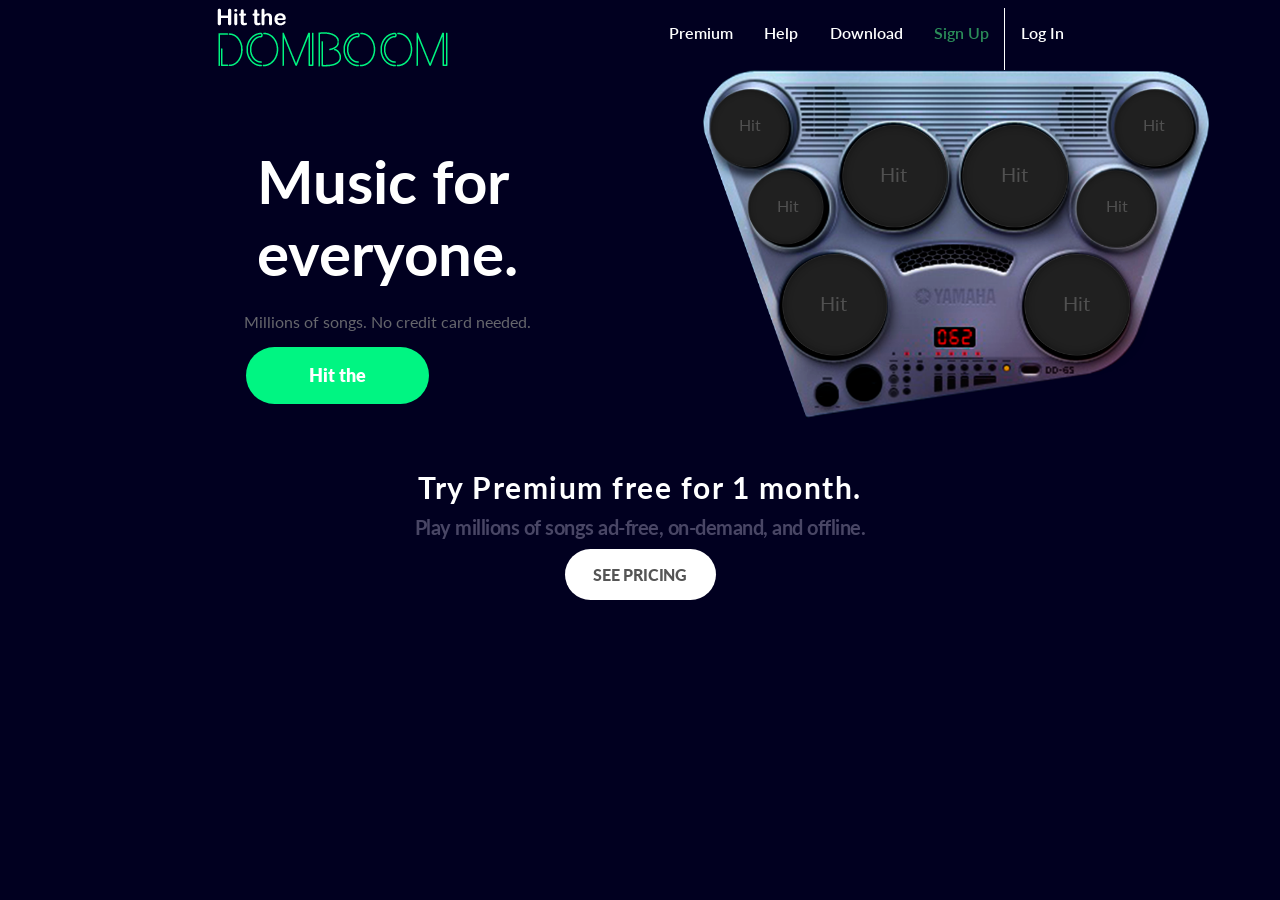
<file: hit-the-domboom-master/index.html>
<!DOCTYPE html>
<html lang="en">
<head>
    <meta charset="UTF-8">
    <meta http-equiv="X-UA-Compatible" content="IE=edge">
    <meta name="viewport" content="width=device-width, initial-scale=1.0">
    <link rel="stylesheet" type="text/css" href="./Assets/css/style.css">
    <link rel="preconnect" href="https://fonts.googleapis.com">
    <link rel="preconnect" href="https://fonts.gstatic.com" crossorigin>
    <link href="https://fonts.googleapis.com/css2?family=Lato&display=swap" rel="stylesheet">
    <link href="https://fonts.googleapis.com/css2?family=Lato:wght@900&family=Roboto:wght@400;500;700&display=swap" rel="stylesheet">
    <title>Hit the domboom</title>
</head>
<body>
 <header>
     <div class="bmenu">
        <button id="menu">
            <div id="line"></div>         
            <div id="line"></div>
            <div id="line"></div>
        </button>
    </div> 
     <div id="logo">
     <img src="./Assets/img/logo.png" alt="Logo">
    </div>
     <nav>
         <a>Premium</a>
         <a>Help</a>
         <a>Download</a>
         <a id="active">Sign Up</a>
         <a id="border">Log In</a>
     </nav>
</header>
     <section class="section">
        <article>
            <h1>Music for <br>everyone.</h1>
            <p>Millions of songs. No credit card needed.</p>
            <button id="green">Hit the</button>
        </article>
        <img src="./Assets/img/drumkit.png" alt="Drumkit">
        <div id="hitbombo">
            <img class="hit" src="./Assets/img/muestra-boton.png" alt ="Botón interactivo de hit">
            <button>Hit</button>
        </div>
        <div id="hitcrash">
            <img class="hit" src="./Assets/img/muestra-boton.png" alt ="Botón interactivo de hit">
            <button>Hit</button>
        </div>
      <div id="hithat">
            <img class="hit" src="./Assets/img/muestra-boton.png" alt ="Botón interactivo de hit">
            <button>Hit</button> 
        </div>
       <div id="hitredo">
            <img class="hit" src="./Assets/img/muestra-boton.png" alt ="Botón interactivo de hit">
            <button>Hit</button> 
        </div>
        <div id="hittom1">
            <img class="hit" src="./Assets/img/muestra-boton.png" alt ="Botón interactivo de hit">
            <button>Hit</button>
        </div>
        <div id="hittom2">
            <img class="hit" src="./Assets/img/muestra-boton.png" alt ="Botón interactivo de hit">
            <button>Hit</button> 
        </div>
         <div id="hittom3">
            <img class="hit" src="./Assets/img/muestra-boton.png" alt ="Botón interactivo de hit">
            <button>Hit</button> 
        </div>
      <div id="hittom4">
            <img class="hit" src="./Assets/img/muestra-boton.png" alt ="Botón interactivo de hit">
            <button>Hit</button> 
        </div>
    
    </section>
    <div id="hitm">
        <img class="hit" src="./Assets/img/muestra-boton.png" alt ="Botón interactivo de hit">
        <button>Hit</button> 
    </div>
    <footer>
        <h2>Try  Premium  free  for  1  month.</h2>
        <p>Play millions of songs ad-free, on-demand, and offline.</p>
        <button id="white">SEE PRICING</button>
    </footer>
    <script src="Assets/js/sound.js"></script>
</body>
</html>
</file>
<file: hit-the-domboom-master/Assets/css/style.css>
/*@font-face {
    font-family: Lato;
    src: url(https://fonts.googleapis.com/css2?family=Lato&display=swap);
}*/

*{
    background-color: rgb(01,00,32);
    font-family: 'Lato', sans-serif;
    font-family: 'Roboto' sans-serif;
    color: white;
}

#menu {
    visibility: hidden;
}
header {
    display: flex;
    justify-content: center;
}
nav {
    display: flex;    
    justify-content: flex-end;
    width: 50%;
    font-weight: 600;
    font-size: 12px;
}
nav a {
    display: flex;
    font-size: 1.25em;
    display: flex;
    display: inline;
    padding: 1em;
    font-size: 1.30em;
    text-align: center;
}
#active {
    color: rgb(43, 141, 89);
}
#border {
    border-left: 1px solid white;
    

} 
section {
    display: flex;
    flex-direction: row;
    justify-content: center;
    align-items: center;
    position: relative;
}
section img{
    display: flex;
    width:40%;
}
article {
    display: flex;
    flex-direction: column;
    align-items: center;        
    width: 50%;
}
#green {
    background-color: #00F582;
    width: 170px;
    height: 46px;
    border: none;
    border-radius: 25px;

}
h1{
    margin-bottom: 1%;
    font-size: 60px;
}
article p{
    color: rgba(128, 128, 128, 0.8);
}
   
#white {
    background-color: white;
    color: black;
    width: 170px;
    height: 46px;
    border: none;
    border-radius: 25px;
}
footer {
    display: flex;
    flex-direction: column;
    align-items: center;
    margin-bottom: 15%;
}
h2 {
    font-size: 30px;
}
footer p{    
    font-size: 20px;
    color: rgba(128, 128, 128, 0.5);
    font-weight: bold;
    color: #494665;
    letter-spacing: -0.025em;
    margin: 10px;
}
#white {
    background-color: white;
    color: rgb(17,16,23);
    font-weight:bold;
    width: 136px;
    height: 46px;
    border: none;
    border-radius: 25px;
}

h2 {
    margin: 0px;
    letter-spacing: 0.050em;

}
/* hit button */
#hitm {
    visibility: hidden; 
    height: 50px;
}
#hitbombo {
    visibility: visible; 
    position: absolute;
    left: 65.56%;
    top: 15%;
    background: transparent; 
    width: 9%;
    height: 31%;   
}
#hitcrash {
    visibility: visible; 
    position: absolute;
    left: 60.8%;
    top: 51.9%;
    background: transparent;
    width: 9%;
    height: 31%;   
}
#hittom1 {
    visibility: visible; 
    position: absolute;
    left: 75.1%;
    top: 15%;
    background: transparent;    
    width: 9%;
    height: 31%;
}

#hittom2 {
    visibility: visible; 
    position: absolute;
    left: 80%;
    top: 51.9%;
    background: transparent;    
    width: 9%;
    height: 31%;   
}

#hitbombo img,
#hitcrash img,
#hittom1 img,
#hittom2 img  {
    background: transparent;
    width: 114%;
    height: 116%;  

}
#hitbombo button, 
#hitcrash button,
#hittom1 button,
#hittom2 button   {
    border: none;
    background: rgba(128, 128, 128, 0);
    color: rgba(128, 128, 128, 0.5);
    font-size: 20px;
    position: absolute;
    width: 100%;
    bottom: 40%;
}

#hithat {
    visibility: visible; 
    position: absolute;
    left: 55.2%;
    top: 5%;
    background: transparent;    
    width: 7%;
    height: 25%;   
}

#hithat img {
    background: transparent;
    width: 110%;
    height: 110%;
}
#hitredo {
    visibility: visible; 
    position: absolute;
    left: 58.2%;
    top: 28%;
    background: transparent;    
    width: 7%;
    height: 25%;
}

#hitredo img {
    background: transparent;
    width: 105%;
    height: 105%;
}

#hittom3 {
    visibility: visible; 
    position: absolute;
    left: 84.2%;
    top: 28%;
    background: transparent;    
    width: 7%;
    height: 25%;
}

#hittom4 {
    visibility: visible; 
    position: absolute;
    left: 87.2%;
    top: 5%;
    background: transparent;    
    width: 7%;
    height: 25%;  
}
#hittom3 img,
#hittom4 img {
    background: transparent;
    width: 110%;
    height: 109%;
}
#hithat button,
#hitredo button,
#hittom3 button,
#hittom4 button  {
    border: none;
    background: rgba(128, 128, 128, 0);
    color: rgba(128, 128, 128, 0.5);
    font-size: 16px;
    position: absolute;
    width: 100%;
    bottom: 45%;
}
#green {
 
    height: 57px;
    width: 183px;
    margin-right: 100px;
    border-radius: 31px;
    border-style: none;
    background: #00F582;
    font-family: Lato;
    font-style: normal;
    font-weight: 800;
    font-size: 18px;
}

#white {

    width: 151px;
    height: 51px;
    left: 560px;
    top: 803px;
    background: #FFFFFF;
    border-radius: 30px;
    border-style: none;
    font-style: Bold;
    letter-spacing: -0.01em;
    color: #555555;
    font-weight: 1000;
    font-size: 16px;

}

/*Mobile & Tablet*/
@media only screen and (max-width:991.98px ) {
/* menú (Falta interacción al abrir el menú) */
header {
    display: flex;
    flex-direction: column;        
    width: 100%;
    align-items: center; 
}

#logo{    
    height: 118px;
    width: 462px;    
    display: flex;
    justify-content: center;
}
header img{
    display: flex;
    justify-content: center;
}   
.bmenu {
    width: 100%;
    display: flex;
    justify-content: flex-end;
} 

#menu {   
    visibility: visible;     
    background-color:#00F582;
    width: 93px;
    height: 46px;
    border: none;
    border-radius: 25px;
    display: flex;
    justify-content: center;
    flex-direction: column;
    align-items: flex-end;
    padding-right: 10px;
}

#line {
    width: 15px;
    height: 2px;
    margin: 2px;
    display: flex;    
    background-color: white;
}
#line:nth-child(2) {
    width: 10px;
}
nav a{
    visibility: hidden;
}
/* Section principal */

section {
    display: flex;
    flex-direction: column-reverse;
    align-items: center;
}
section img {
    justify-self: center;
    width: 100%;
}

/* hit button */
#hitbombo, 
#hitcrash,
#hithat,
#hitredo,
#hittom1,
#hittom2,
#hittom3,
#hittom4 {
    visibility: hidden; 
}
#hitm {
    visibility: visible; 
    margin-top: 10%;
    margin-left: 10%;
    display: flex;
    justify-content: center;
    align-content: center;
    position: relative;
    height:100%
}
#hitm img {
    width: 50%;
}
#hitm button {
    border: none;
    background: rgba(128, 128, 128, 0);
    color: rgba(128, 128, 128, 0.8);
    font-size: 20px;
    position: absolute;
    top: 40%;
    right:3%;
    width: 100%;

}


}
</file>
